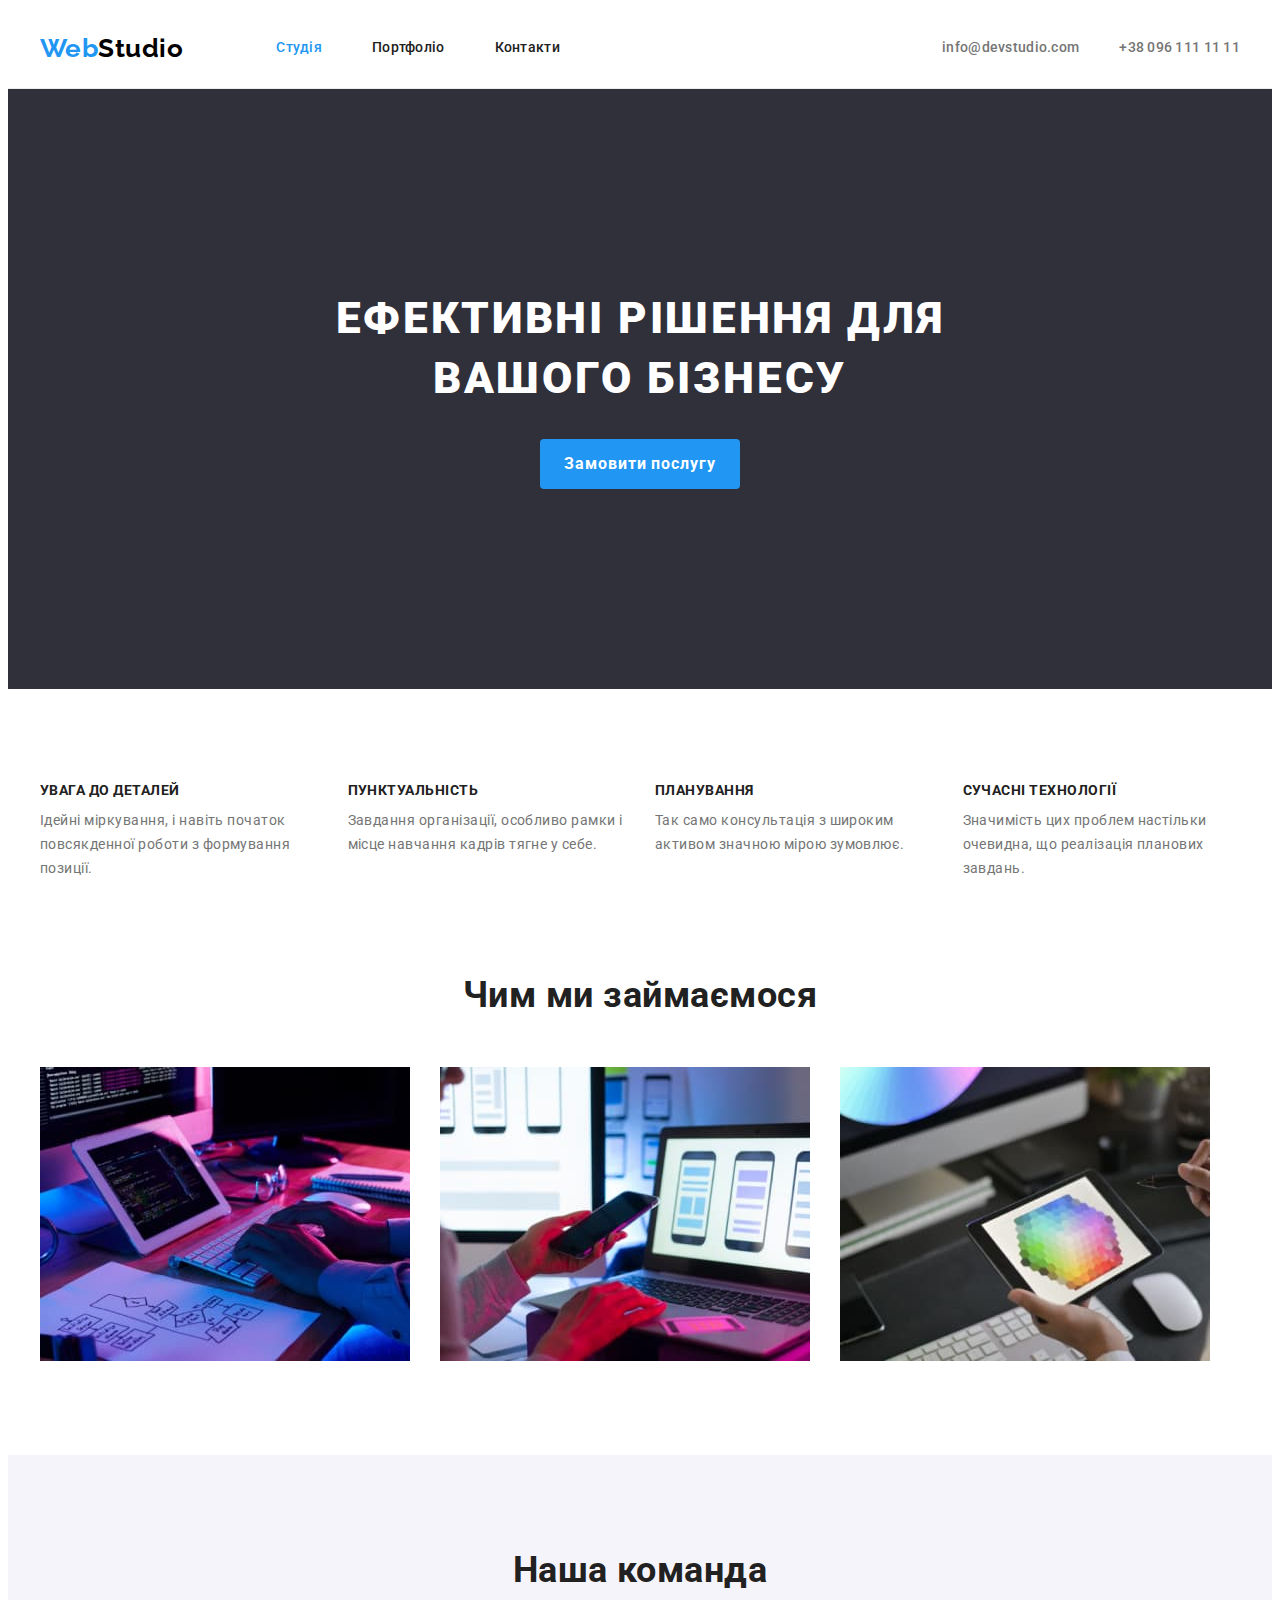
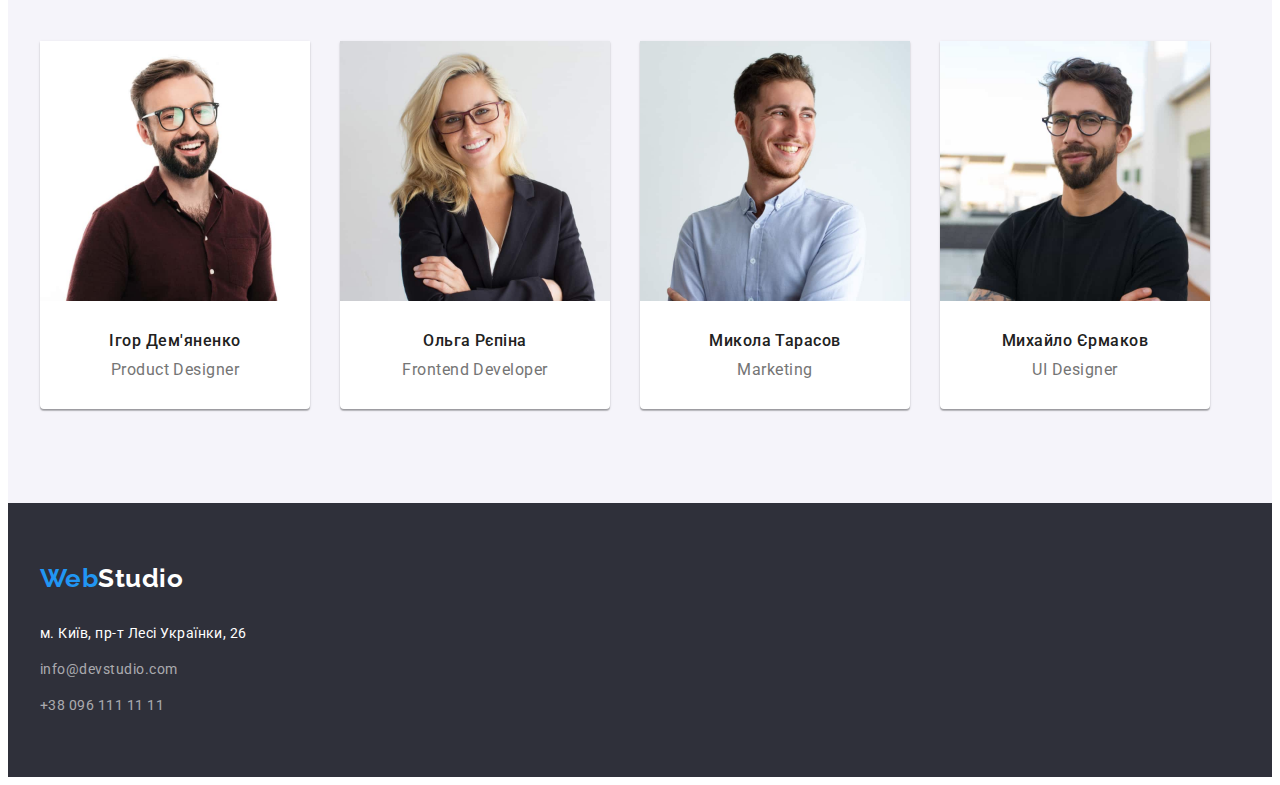
<file: index.html>
<!DOCTYPE html>
<html lang="uk">
<head>
    <meta charset="UTF-8">
    <meta http-equiv="X-UA-Compatible" content="IE=edge">
    <meta name="viewport" content="width=device-width, initial-scale=1.0">
    <title>WebStudio</title>
    <link href="https://fonts.googleapis.com/css2?family=Raleway:wght@700&family=Roboto:wght@400;500;700;900&display=swap" rel="stylesheet">
    <link rel="stylesheet" href="https://cdnjs.cloudflare.com/ajax/libs/modern-normalize/1.1.0/modern-normalize.min.css" integrity="sha512-wpPYUAdjBVSE4KJnH1VR1HeZfpl1ub8YT/NKx4PuQ5NmX2tKuGu6U/JRp5y+Y8XG2tV+wKQpNHVUX03MfMFn9Q==" crossorigin="anonymous" referrerpolicy="no-referrer">
    <link rel="stylesheet" href="./css/styles.css">
</head>
<body>
    <header class="header">
        <div class="container site-nav">
        <nav class="nav">
        <a class="logo" href="./index.html"> <span class="accent">Web</span>Studio </a>
            <ul class="site-nav">
                <li class="item"><a class="nav-link current" href="./index.html"> Студія </a></li>
                <li class="item"><a class="nav-link" href="./portfolio.html"> Портфоліо</a></li>
                <li class="item"><a class="nav-link" href=""> Контакти</a></li>
            </ul>
        </nav>
            <ul class="contacts">
                <li class="item"><a class="contacts-link" href="mailto:info@devstudio.com"> info@devstudio.com </a></li>
                <li class="item"><a class="contacts-link" href="tel:+380961111111"> +38 096 111 11 11 </a></li>
            </ul>
        </div>
    </header>
    <main>
    <section class="hero">
        <h1 class="hero-title">
            Ефективні рішення для <br> вашого бізнесу
        </h1>
        <button type="button" class="order">Замовити послугу</button>
    </section>
    <section class="feature">
        <div class="container">
            <h2 class="visually-hidden"> 
            Особливості компанії
        </h2>
        <ul class="feature-list">
            <li class="feature-item"> <h3 class="feature-title">УВАГА ДО ДЕТАЛЕЙ</h3> <p  class="feature-text">Ідейні міркування, і навіть початок повсякденної роботи з формування позиції.</p></li>
            <li class="feature-item"> <h3 class="feature-title">ПУНКТУАЛЬНІСТЬ</h3> <p class="feature-text">Завдання організації, особливо рамки і місце навчання кадрів тягне у себе.</p></li>
            <li class="feature-item"> <h3 class="feature-title">ПЛАНУВАННЯ</h3> <p class="feature-text">Так само консультація з широким активом значною мірою зумовлює.</p></li>
            <li class="feature-item"> <h3 class="feature-title">СУЧАСНІ ТЕХНОЛОГІЇ</h3> <p class="feature-text">Значимість цих проблем настільки очевидна, що реалізація планових завдань.</p></li>
        </ul>
    </div>
    </section>
    <section class="area">
       <div class="container area-box">
        <h2 class="area-title">
            Чим ми займаємося
        </h2>
        <ul class="list">
            <li class="item"><img src="./images/box1.jpg" alt="Людина набирає текст на клавіатурі" width="370"></li>
            <li class="item"><img src="./images/box2.jpg" alt="Дизайнер створює макет телефону на комп'ютері" width="370"></li>
            <li class="item"><img src="./images/box3.jpg" alt="Дизайнер підбирає колір з палітри" width="370"></li>
        </ul>
       </div>
    </section>
    <section class="team">
        <div class="container">
            <h2 class="team-title">
                Наша команда
            </h2>
            <ul class="list">
                <li class="team-item"><img src="./images/img(ihor).jpg" alt="Чоловік в окулярах" width="270"> <div class="team-card"><h3 class="team-member">Ігор Дем'яненко</h3> <p  class="team-position">Product Designer</p></div></li>
                <li class="team-item"><img src="./images/img(olha).jpg" alt="Світловолоса жінка в окулярах" width="270"> <div class="team-card"><h3 class="team-member">Ольга Рєпіна</h3> <p class="team-position">Frontend Developer</p></div></li>
                <li class="team-item"><img src="./images//img(mykola).jpg" alt="Усміхнений чоловік" width="270"> <div class="team-card"><h3 class="team-member">Микола Тарасов</h3> <p class="team-position">Marketing</p></div></li>
                <li class="team-item"><img src="./images/img(myhayilo).jpg" alt="Чоловік в окулярах" width="270"> <div class="team-card"><h3 class="team-member">Михайло Єрмаков</h3> <p class="team-position">UI Designer</p></div></li>
            </ul>
        </div>
    </section>
    </main>
    <footer class="footer">
        <div class="container">
            <a class="logo" href="./index.html"> <span class="accent">Web</span>Studio </a>
        <address>
            <ul class="address-list">
                <li class="link-item"><a class="item" href="https://goo.gl/maps/SLWkWDjMxcwVBbJh7" target="_blank" rel="noreferrer noopener nofollow">м. Київ, пр-т Лесі Українки, 26</a> </li>
                <li class="link-item"><a class="item mail" href="mailto:info@devstudio.com">info@devstudio.com</a></li>
                <li class="link-item"><a class="item tel" href="tel:+380961111111">+38 096 111 11 11</a></li>
            </ul>
        </address>
        </div>
    </footer>
</body>
</html>
</file>
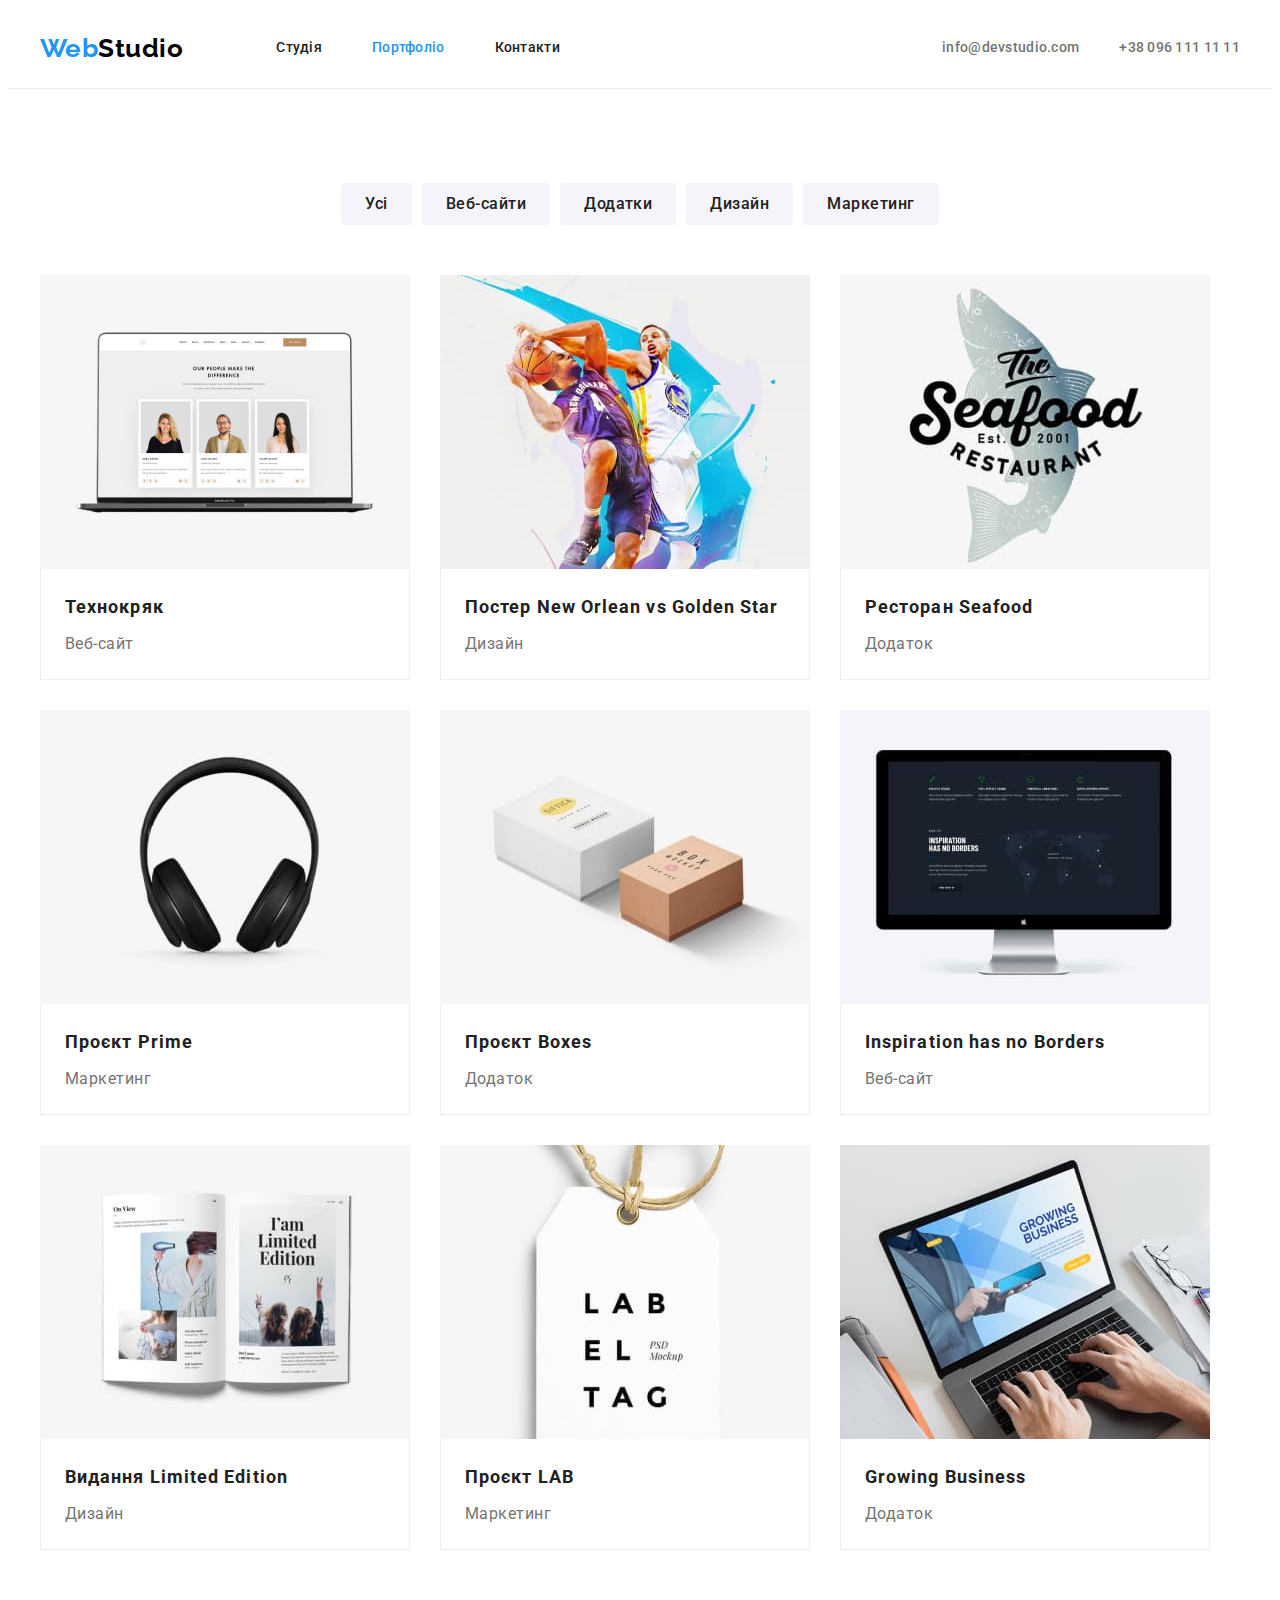
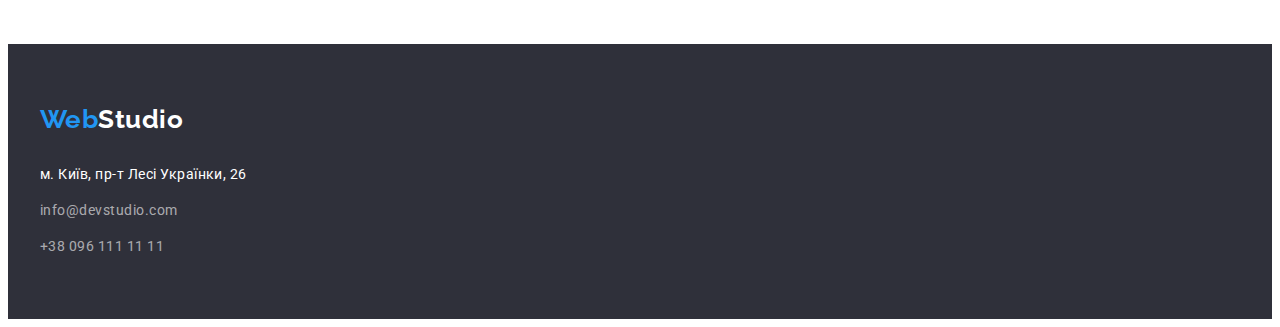
<file: portfolio.html>
<!DOCTYPE html>
<html lang="uk">
<head>
    <meta charset="UTF-8">
    <meta http-equiv="X-UA-Compatible" content="IE=edge">
    <meta name="viewport" content="width=device-width, initial-scale=1.0">
    <title>WebStudio</title>
    <link href="https://fonts.googleapis.com/css2?family=Raleway:wght@700&family=Roboto:wght@400;500;700;900&display=swap" rel="stylesheet">
    <link rel="stylesheet" href="https://cdnjs.cloudflare.com/ajax/libs/modern-normalize/1.1.0/modern-normalize.min.css" integrity="sha512-wpPYUAdjBVSE4KJnH1VR1HeZfpl1ub8YT/NKx4PuQ5NmX2tKuGu6U/JRp5y+Y8XG2tV+wKQpNHVUX03MfMFn9Q==" crossorigin="anonymous" referrerpolicy="no-referrer">
    <link rel="stylesheet" href="./css/styles.css">
</head>
<body>
    <header class="header">
        <div class="container site-nav">
        <nav class="nav">
        <a class="logo" href="./index.html"> <span class="accent">Web</span>Studio </a>
            <ul class="site-nav">
                <li class="item"><a class="nav-link" href="./index.html"> Студія </a></li>
                <li class="item"><a class="nav-link current" href="./portfolio.html"> Портфоліо</a></li>
                <li class="item"><a class="nav-link" href=""> Контакти</a></li>
            </ul>
        </nav>
            <ul class="contacts">
                <li class="item"><a class="contacts-link" href="mailto:info@devstudio.com"> info@devstudio.com </a></li>
                <li class="item"><a class="contacts-link" href="tel:+380961111111"> +38 096 111 11 11 </a></li>
            </ul>
        </div>
    </header>
<main class="portfolio">
    <div class="container">
    <h1 class="visually-hidden">Портфоліо робіт студії</h1>
    <ul class="filter">
        <li class="item"><button type="button" class="btn">Усі</button></li>
        <li class="item"><button type="button" class="btn">Веб-сайти</button></li>
        <li class="item"><button type="button" class="btn">Додатки</button></li>
        <li class="item"><button type="button" class="btn">Дизайн</button></li>
        <li class="item"><button type="button" class="btn">Маркетинг</button></li>
    </ul>
<section class="examples">
    <ul class="examples-list">
        <li class="item"><a href=""><img src="./images/project1.jpg" alt="Проект 1" width="370"> <div class="card-text"><h2 class="company">Технокряк</h2><p class="type">Веб-сайт</p></div></a></li>
        <li class="item"><a href=""><img src="./images/project2.jpg" alt="Проект 2" width="370"> <div class="card-text"><h2 class="company">Постер New Orlean vs Golden Star</h2> <p class="type">Дизайн</p></div></a></li>
        <li class="item"><a href=""><img src="./images/project3.jpg" alt="Проект 3" width="370"> <div class="card-text"><h2 class="company">Ресторан Seafood</h2><p class="type">Додаток</p></div></a></li>
        <li class="item"><a href=""><img src="./images/project4.jpg" alt="Проект 4" width="370"> <div class="card-text"><h2 class="company">Проєкт Prime</h2><p class="type">Маркетинг</p></div></a></li>
        <li class="item"><a href=""><img src="./images/project5.jpg" alt="Проект 5" width="370"> <div class="card-text"><h2 class="company">Проєкт Boxes</h2><p class="type">Додаток</p></div></a></li>
        <li class="item"><a href=""><img src="./images/project6.jpg" alt="Проект 6" width="370"> <div class="card-text"><h2 class="company">Inspiration has no Borders</h2><p class="type">Веб-сайт</p></div></a></li>
        <li class="item"><a href=""><img src="./images/project7.jpg" alt="Проект 7" width="370"> <div class="card-text"><h2 class="company">Видання Limited Edition</h2><p class="type">Дизайн</p></div></a></li>
        <li class="item"><a href=""><img src="./images/project8.jpg" alt="Проект 8" width="370"> <div class="card-text"><h2 class="company">Проєкт LAB</h2><p class="type">Маркетинг</p></div></a></li>
        <li class="item"><a href=""><img src="./images/project9.jpg" alt="Проект 9" width="370"> <div class="card-text"><h2 class="company">Growing Business</h2><p class="type">Додаток</p></div></a></li>
    </ul> 
</section>
</div>
</main>
<footer class="footer">
    <div class="container">
        <a class="logo" href="./index.html"> <span class="accent">Web</span>Studio </a>
    <address>
        <ul class="address-list">
            <li class="link-item"><a class="item" href="https://goo.gl/maps/SLWkWDjMxcwVBbJh7" target="_blank" rel="noreferrer noopener nofollow">м. Київ, пр-т Лесі Українки, 26</a> </li>
            <li class="link-item"><a class="item mail" href="mailto:info@devstudio.com">info@devstudio.com</a></li>
            <li class="link-item"><a class="item tel" href="tel:+380961111111">+38 096 111 11 11</a></li>
        </ul>
    </address>
    </div>
</footer>
</body>
</html>
</file>
<file: css/styles.css>
:root {
    --higtlite-color:  #FFFFFF;
    --content-textcolor: #212121;
    --main-textcolor: #757575;
    --effect-textcolor: #2196F3;
    --background-color: #FFFFFF;
    --secondary-bcg-color: #2F303A;
    --total-black: #000000;
    --buttun-color: #F5F4FA;
    --active-btn: #188CE8;
    --additional-color: rgba(255, 255, 255, 0.6);
}


body {
    background-color: var(--background-color);
    font-family: Roboto, sans-serif;
    color: var(--main-textcolor);
    letter-spacing: 0.03em;
}

ul {
    list-style: none;
    padding: 0;
    margin: 0;
}

a {
    text-decoration: none;
}

h1,
h2,
h3,
h4,
h5,
h6,
p {
	margin-top: 0;
}

img {
	display: block;
	max-width: 100%;
	height: auto;
}

.container {
    width: 1200px;
    margin-right: auto;
    margin-left: auto;
    padding-left: 15px;
    padding-right: 15px;

    /* outline: 2px solid teal; */
}

.header {
    border-bottom: 1px solid #ECECEC;
}


.site-nav {
display: flex;
align-items: center;
}

.nav {
    display: flex;
    align-items: center;
}

.site-nav .item:not(:last-child) {
    margin-right: 50px;
}

.nav .logo {
margin-right: 93px;
color: var(--total-black);
font-family: Raleway, sans-serif;
font-weight: 700;
font-size: 26px;
line-height: 1.19;
}

.logo .accent,
.footer .accent {
    color: var(--effect-textcolor);
}

.nav-link {
    display: block;
    padding-top: 32px;
    padding-bottom: 32px;

    color: var(--content-textcolor);
    font-weight: 500;
    font-size: 14px;
    line-height: 1.14;
    letter-spacing: 0.02em;
}

.nav-link:hover, 
.nav-link:focus,
.contacts-link:hover, 
.contacts-link:focus,
.footer .item:hover,
.footer .item:focus {
    color: var(--effect-textcolor);
}

.nav-link.current {
    color: var(--effect-textcolor);
}

.contacts {
    display: flex;
    margin-left: auto;
}

.contacts .item:not(:last-child) {
margin-right: 40px;
}

.contacts-link {
    display: block;
    padding-top: 32px;
    padding-bottom: 32px;

    color: inherit;
    font-weight: 500;
    font-size: 14px;
    line-height: 1.14;
    letter-spacing: 0.02em;

}

.hero {
    padding: 200px;
background-color: var(--secondary-bcg-color);
text-align: center;
}

.hero-title {
margin-top: 0;
margin-bottom: 30px;

color: var(--higtlite-color);
font-weight: 900;
font-size: 44px;
line-height: 1.36;
letter-spacing: 0.06em;
text-transform: uppercase;
}

.order {
    min-width: 200px;
    border-radius: 4px;
    padding: 10px 24px;


    color: var(--higtlite-color);
    background-color: var(--effect-textcolor);
    font-family: inherit;
    border: none;
    font-weight: 700;
    font-size: 16px;
    line-height: 1.88;
    text-align: center;
    letter-spacing: 0.06em;
    cursor: pointer;
}

.order:focus,
.order:hover {
background-color: var(--active-btn);
}

.visually-hidden {
    position: absolute;
    white-space: nowrap;
    width: 1px;
    height: 1px;
    overflow: hidden;
    border: 0;
    padding: 0;
    clip: rect(0 0 0 0);
    clip-path: inset (50%);
    margin: -1px;
}

.feature {
padding-top: 94px;
padding-bottom: 94px;
}

.feature-title {
    margin-bottom: 10px;

    color: var(--content-textcolor);
    font-weight: 700;
    font-size: 14px;
    line-height: 1.14;
    text-transform: uppercase;
}

.feature-list {
    display: flex;
    gap: 30px;
}

.feature-item {
    flex-basis: calc((100% - 90px) / 4);
}


.feature-text {
    margin-bottom: 0%;

    font-size: 14px;
    line-height: 1.71;
}

.area {
    padding-bottom: 94px;
}


.area .list {
    display: flex;
}

.area .item:not(:last-child) {
    margin-right: 30px;
}

.area-title, 
.team-title {
    color: var(--content-textcolor);
    font-weight: 700;
    font-size: 36px;
    line-height: 1.17;
    text-align: center;
}

.team-title {
    margin-bottom: 50px;
}

.area-title {
    margin-bottom: 50px;
}

.team {
    padding-top: 94px;
    padding-bottom: 94px;

    background-color: var(--buttun-color);
}

.team .list {
    display: flex;
}

.team-item {
    text-align: center;
    border-radius: 0px 0px 4px 4px;
    box-shadow: 0px 1px 3px rgba(0, 0, 0, 0.12), 0px 1px 1px rgba(0, 0, 0, 0.14), 0px 2px 1px rgba(0, 0, 0, 0.2);

    background-color: var(--background-color);
}

.team-item:not(:last-child) {
    margin-right: 30px;
}

.team-card {
    padding-top: 30px;
    padding-bottom: 30px;
}

.team-member {
    margin-bottom: 10px;

    color: var(--content-textcolor);
    font-weight: 500;
    font-size: 16px;
    line-height: 1.19;
} 

.team-position {
    margin-bottom: 0px;

    font-weight: 400;
    font-size: 16px;
    line-height: 1.19;
}

.footer {
    padding-top: 60px;
    padding-bottom: 60px;

    background-color: var(--secondary-bcg-color);
}
.footer .logo {
    display: inline-block;
    margin-bottom: 28px;

    color: var(--higtlite-color);
    font-family: Raleway, sans-serif;
    font-style: normal;
    font-weight: 700;
    font-size: 26px;
    line-height: 1.19;
}


.footer .item {
    display: inline-block;

    color: var(--higtlite-color);
    font-style: normal;
    font-weight: 400;
    font-size: 14px;
    line-height: 1.71;
}

.link-item:not(:last-child) {
    margin-bottom: 12px;
}

.item.mail, 
.item.tel {
    color: var(--additional-color);
    font-style: normal;
    font-size: 14px;
    line-height: 1.71;
}

/* Сторінка Портфоліо */

.portfolio {
    padding-top: 94px;
    padding-bottom: 94px;
}

.filter {
    display: flex;
    justify-content: center;
    margin-bottom: 50px;
}

.filter .item:not(:last-child) {
    margin-right: 10px;
}

.filter .btn {
    padding: 6px 22px 6px 22px;
    border-radius: 4px;

    color: var(--content-textcolor);
    background-color: var(--buttun-color);
    border-color: transparent;
    font-family: inherit;
    font-weight: 500;
    font-size: 16px;
    line-height: 1.62;
    letter-spacing: 0.03em;
    cursor: pointer;
}

.filter .btn:hover,
.filter .btn:focus {
background-color: var(--effect-textcolor);
color: var(--higtlite-color);
}

.examples-list {
    display: flex;
    flex-wrap: wrap;
}

.card-text {
    border: 1px solid #EEEEEE;
    border-top-style: none;
    padding: 20px 24px;
}

.examples-list .item {
    width: 370px;
    margin-right: 30px;
    margin-bottom: 30px;
}

.examples-list .item:nth-child(3n) {
    margin-right: 0px;
}

.examples-list .item:nth-last-child(-n + 3) {
    margin-bottom: 0px;
}

.company {
    margin: 0px;

    color: var(--content-textcolor);
    font-weight: 700;
    font-size: 18px;
    line-height: 2;
    letter-spacing: 0.06em;
}

.type {
    margin-top: 4px;
    margin-bottom: 0px;

    color: var(--main-textcolor);
    font-size: 16px;
    line-height: 1.88;
}
</file>
